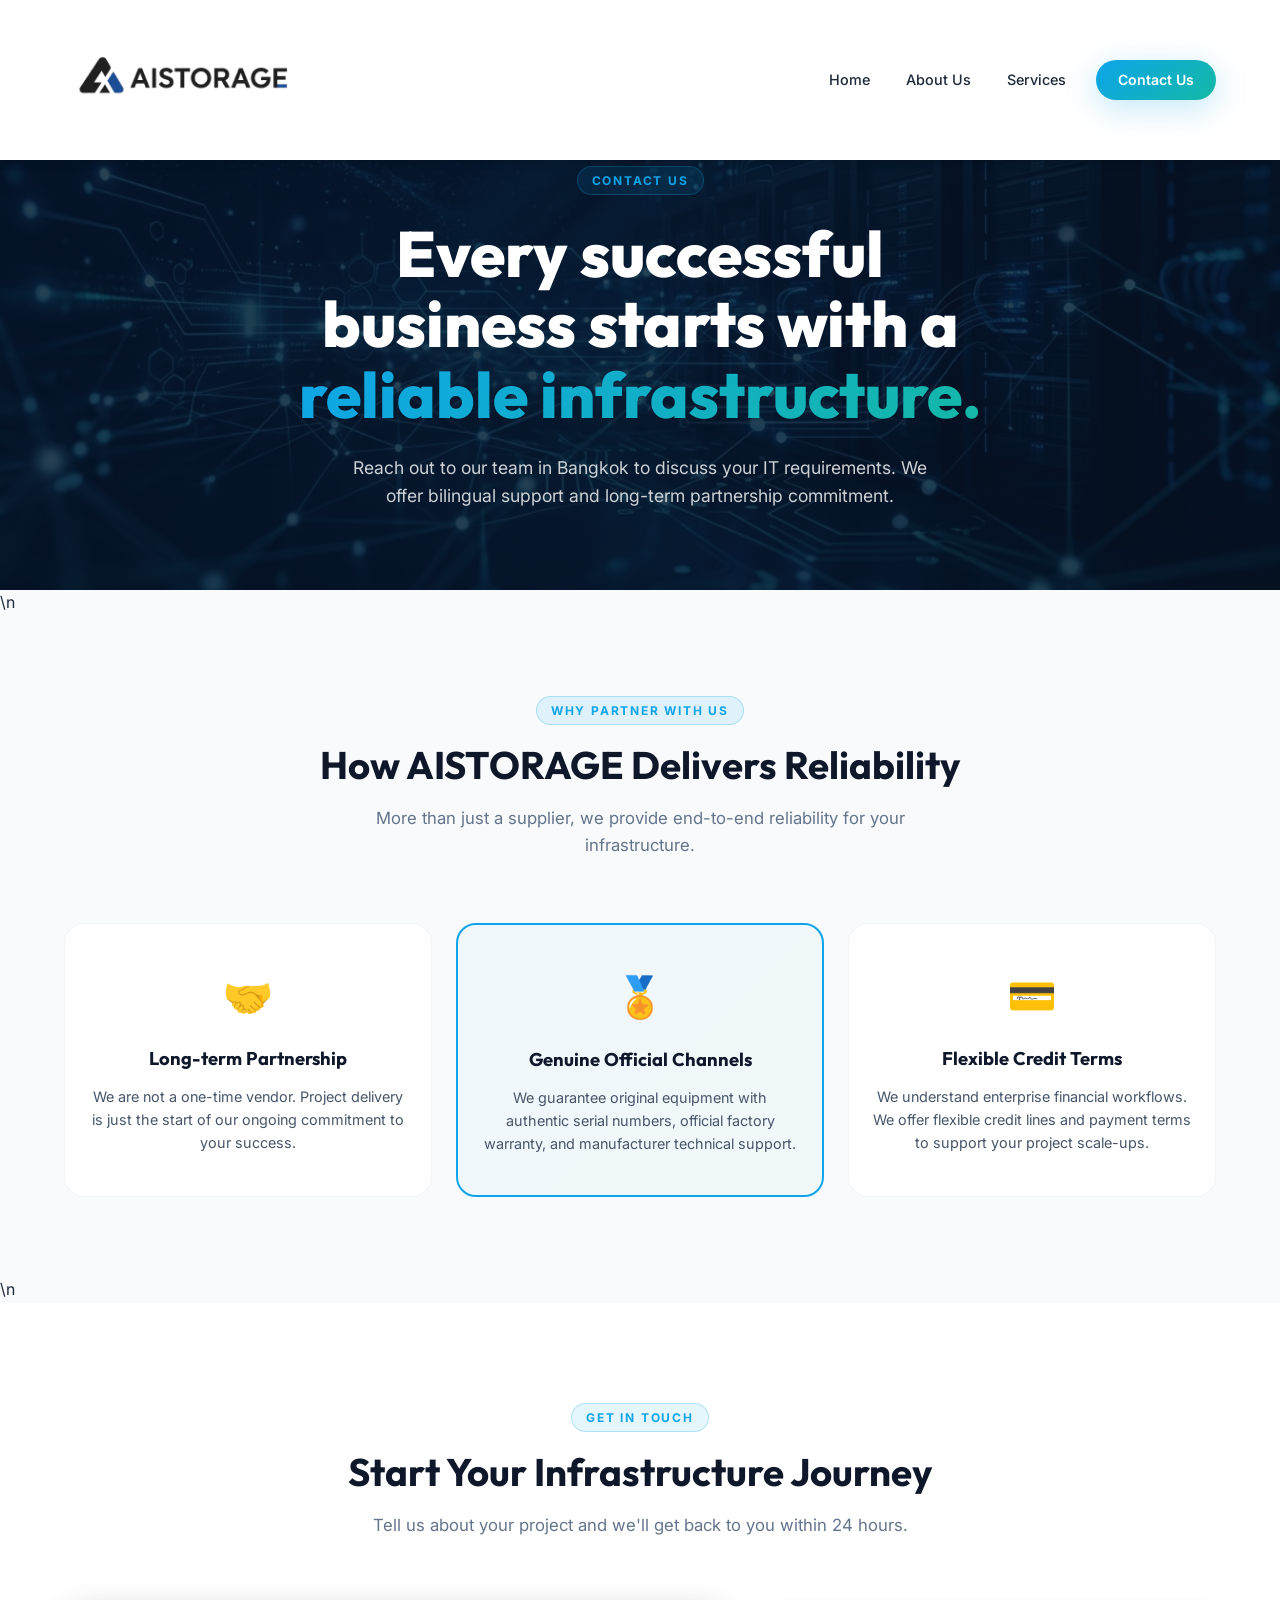
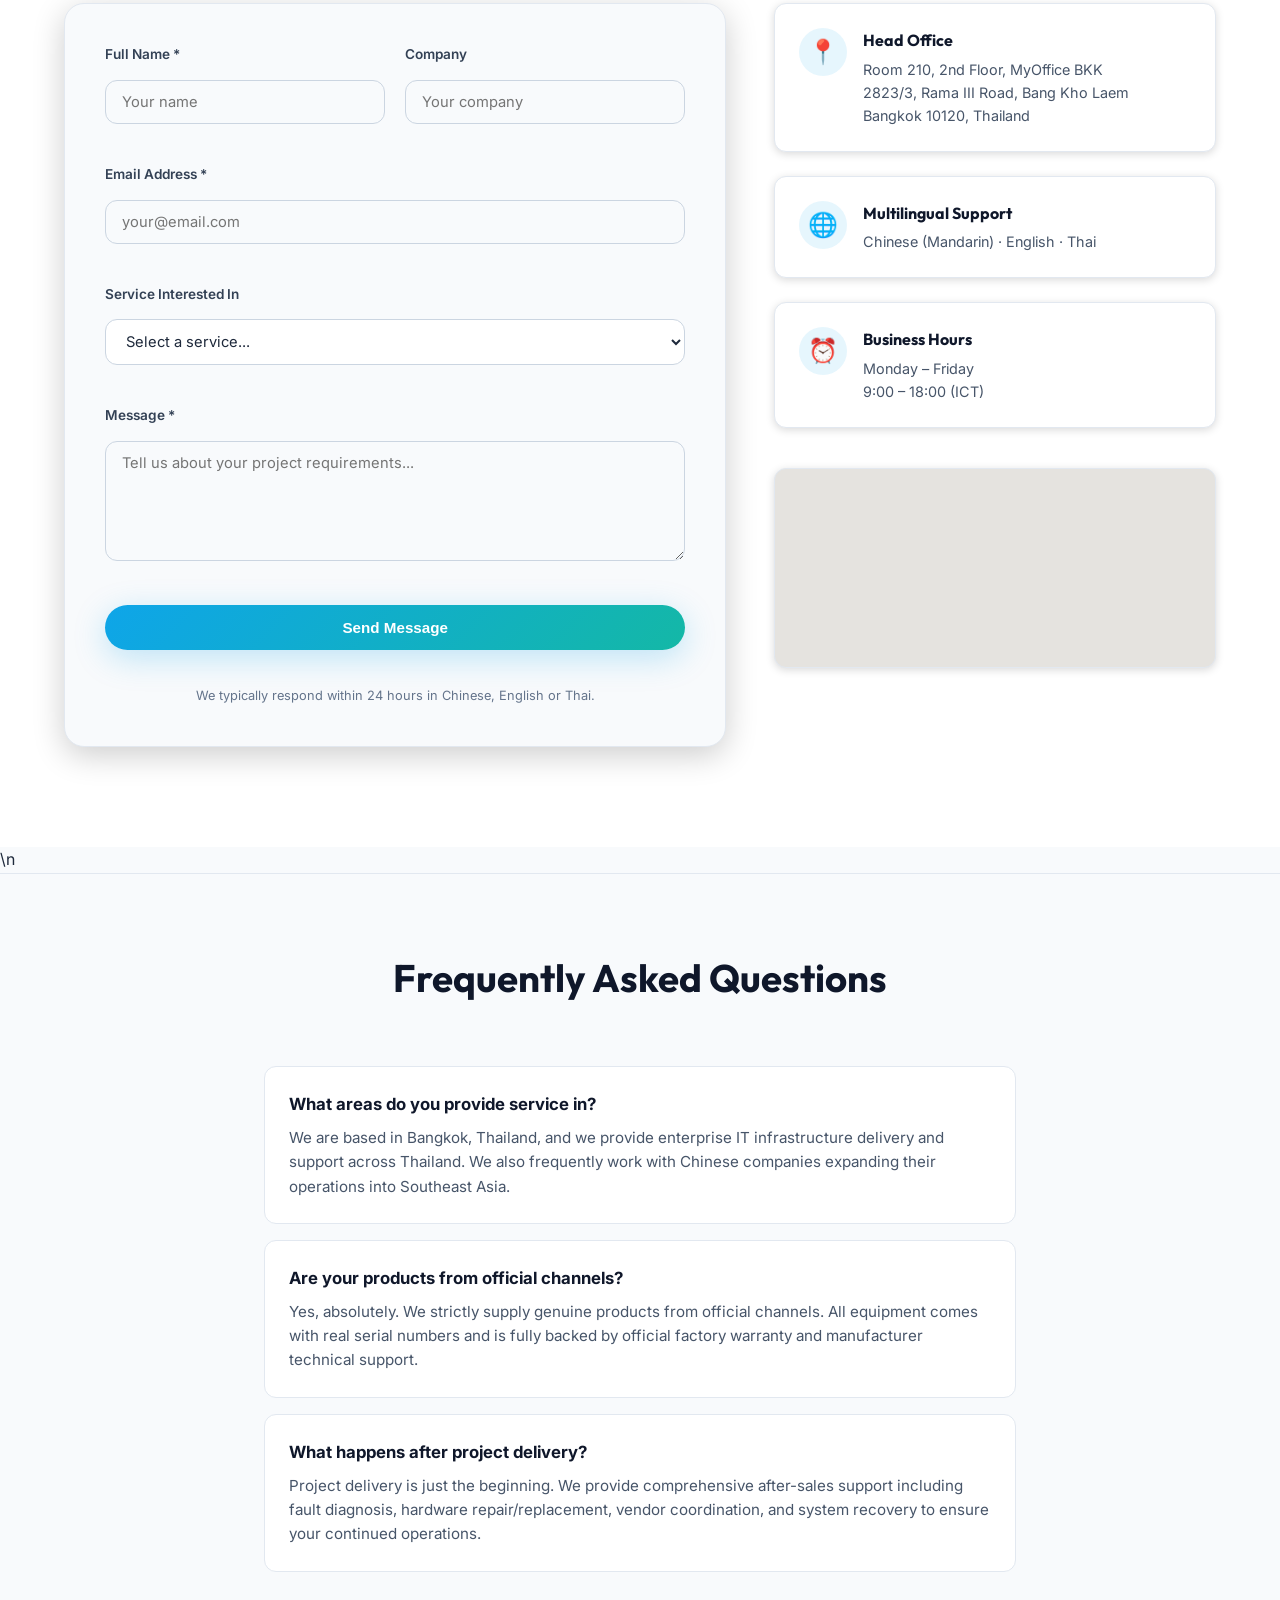
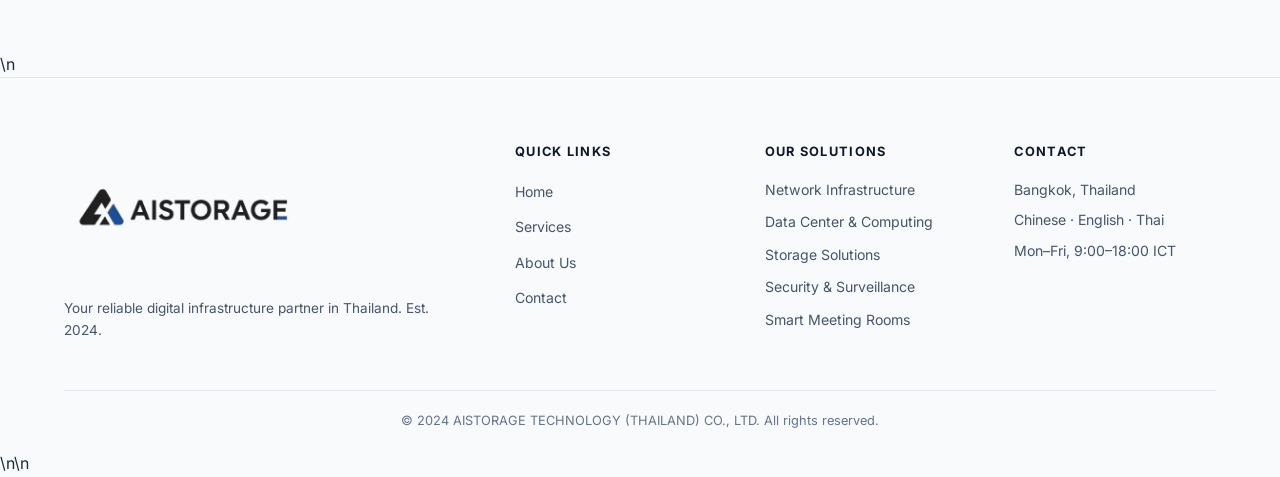
<file: contact.html>
<!DOCTYPE html>
<html lang="en">
<head>
  <meta charset="UTF-8" />
  <meta name="viewport" content="width=device-width, initial-scale=1.0" />
  <title>Contact & Partner With Us | AISTORAGE TECHNOLOGY</title>
  <meta name="description" content="Get in touch with AISTORAGE TECHNOLOGY. Your reliable digital infrastructure partner in Thailand offering network, computing, and IT solutions. Contact our multilingual team in Bangkok." />
  <meta name="keywords" content="AI Storage Technology, H3C, enterprise IT, network, storage, data center, Thailand, system integrator" />
  <meta property="og:title" content="AISTORAGE TECHNOLOGY (THAILAND) CO., LTD" />
  <meta property="og:description" content="Reliable digital infrastructure solutions for enterprises in Thailand." />
  <meta property="og:type" content="website" />
  <link rel="stylesheet" href="style.css" />
  <link rel="preconnect" href="https://fonts.googleapis.com" />
  <link rel="preconnect" href="https://fonts.gstatic.com" crossorigin />
  <link href="https://fonts.googleapis.com/css2?family=Inter:wght@300;400;500;600;700;800&family=Outfit:wght@300;400;500;600;700&display=swap" rel="stylesheet" />
</head>
<body>
  <script type="application/ld+json">
  {
    "@context": "https://schema.org",
    "@type": "LocalBusiness",
    "name": "AISTORAGE TECHNOLOGY (THAILAND) CO., LTD",
    "image": "images/hero_background.png",
    "address": {
      "@type": "PostalAddress",
      "streetAddress": "Room 210, 2nd Floor, MyOffice BKK, 2823/3, Rama III Road",
      "addressLocality": "Bang Kho Laem",
      "addressRegion": "Bangkok",
      "postalCode": "10120",
      "addressCountry": "TH"
    },
    "description": "System Integrator for enterprise IT infrastructure, networking, and data centers in Thailand.",
    "telephone": "+66-2-000-0000",
    "openingHours": "Mo,Tu,We,Th,Fr 09:00-18:00"
  }
  </script>
\n
  <!-- ===== NAVBAR ===== -->
  <header class="navbar" id="navbar">
    <div class="nav-container">
      <a href="index.html" class="nav-logo" id="logo-link">
        <img src="3ed459bc-c6ed-447b-b13f-21768e33215b-removebg-preview.png" alt="AISTORAGE TECHNOLOGY Logo" style="height: 140px; width: auto; object-fit: contain;">
      </a>
      <nav class="nav-links" id="nav-links">
        <a href="index.html" class="nav-link" id="nav-home">Home</a>
        <a href="index.html#about-intro" class="nav-link" id="nav-about">About Us</a>
        <a href="services.html" class="nav-link" id="nav-services">Services</a>
        <a href="contact.html" class="nav-cta active" id="nav-contact">Contact Us</a>
      </nav>
      <button class="nav-toggle" id="nav-toggle" aria-label="Toggle menu">
        <span></span><span></span><span></span>
      </button>
    </div>
  </header>
\n
  <!-- ===== CONTACT HERO ===== -->
  <section class="page-hero" id="contact-hero" style="background: var(--navy-900); padding-top: 140px; padding-bottom: 80px; position: relative; overflow: hidden; text-align: center;">
    <div style="position: absolute; inset: 0; background: url('images/hero_background.png') center/cover; opacity: 0.2; z-index: 0;"></div>
    <div style="position: relative; z-index: 2; max-width: 800px; margin: 0 auto; padding: 0 24px;">
      <div class="section-tag" style="margin-bottom: 24px;">Contact Us</div>
      <h1 class="hero-title" style="font-size: clamp(2.5rem, 5vw, 4rem); margin-bottom: 24px; color: #fff;">Every successful business starts with a <span class="hero-gradient-text">reliable infrastructure.</span></h1>
      <p style="color: rgba(255,255,255,0.8); font-size: 1.1rem; line-height: 1.6; max-width: 600px; margin: 0 auto;">Reach out to our team in Bangkok to discuss your IT requirements. We offer bilingual support and long-term partnership commitment.</p>
    </div>
  </section>
\n
  <!-- ===== RELIABILITY / PARTNERSHIP ===== -->
  <section style="padding: 80px 0; background: var(--gray-50);">
    <div class="container">
      <div class="section-header">
        <div class="section-tag">Why Partner With Us</div>
        <h2 class="section-title">How AISTORAGE Delivers Reliability</h2>
        <p class="section-desc">More than just a supplier, we provide end-to-end reliability for your infrastructure.</p>
      </div>
      <div class="services-grid">
        <div class="service-card" style="text-align: center; padding: 40px 24px;">
          <div style="font-size: 2.5rem; margin-bottom: 16px;">🤝</div>
          <h3 style="font-family: var(--font-display); font-size: 1.15rem; color: var(--gray-900); margin-bottom: 12px; font-weight: 700;">Long-term Partnership</h3>
          <p style="color: var(--gray-600); font-size: 0.9rem; line-height: 1.6;">We are not a one-time vendor. Project delivery is just the start of our ongoing commitment to your success.</p>
        </div>
        <div class="service-card featured" style="text-align: center; padding: 40px 24px;">
          <div style="font-size: 2.5rem; margin-bottom: 16px;">🏅</div>
          <h3 style="font-family: var(--font-display); font-size: 1.15rem; color: var(--gray-900); margin-bottom: 12px; font-weight: 700;">Genuine Official Channels</h3>
          <p style="color: var(--gray-600); font-size: 0.9rem; line-height: 1.6;">We guarantee original equipment with authentic serial numbers, official factory warranty, and manufacturer technical support.</p>
        </div>
        <div class="service-card" style="text-align: center; padding: 40px 24px;">
          <div style="font-size: 2.5rem; margin-bottom: 16px;">💳</div>
          <h3 style="font-family: var(--font-display); font-size: 1.15rem; color: var(--gray-900); margin-bottom: 12px; font-weight: 700;">Flexible Credit Terms</h3>
          <p style="color: var(--gray-600); font-size: 0.9rem; line-height: 1.6;">We understand enterprise financial workflows. We offer flexible credit lines and payment terms to support your project scale-ups.</p>
        </div>
      </div>
    </div>
  </section>
\n
  <!-- ===== CONTACT FORM & INFO ===== -->
  <section class="contact" id="contact" style="padding: 100px 0; background: var(--white);">
    <div class="container">
      <div class="section-header">
        <div class="section-tag">Get In Touch</div>
        <h2 class="section-title">Start Your Infrastructure Journey</h2>
        <p class="section-desc">Tell us about your project and we'll get back to you within 24 hours.</p>
      </div>
      <div class="contact-grid" id="contact-grid" style="display: grid; grid-template-columns: 3fr 2fr; gap: 48px; align-items: flex-start;">
        
        <div class="contact-form-wrapper" style="background: var(--gray-50); padding: 40px; border-radius: var(--radius-lg); border: 1px solid var(--gray-200);">
          <form class="contact-form" id="contact-form" onsubmit="alert('Thank you for contacting AISTORAGE. We will get back to you soon!'); event.preventDefault();">
            <div style="display: grid; grid-template-columns: 1fr 1fr; gap: 20px; margin-bottom: 20px;">
              <div class="form-group">
                <label for="contact-name" style="display: block; font-size: 0.85rem; font-weight: 600; color: var(--gray-700); margin-bottom: 8px;">Full Name *</label>
                <input type="text" id="contact-name" name="name" placeholder="Your name" required style="width: 100%; padding: 12px 16px; border: 1px solid var(--gray-300); border-radius: var(--radius-md); font-family: inherit; transition: var(--transition-fast); outline: none;" />
              </div>
              <div class="form-group">
                <label for="contact-company" style="display: block; font-size: 0.85rem; font-weight: 600; color: var(--gray-700); margin-bottom: 8px;">Company</label>
                <input type="text" id="contact-company" name="company" placeholder="Your company" style="width: 100%; padding: 12px 16px; border: 1px solid var(--gray-300); border-radius: var(--radius-md); font-family: inherit; outline: none;" />
              </div>
            </div>
            <div class="form-group" style="margin-bottom: 20px;">
              <label for="contact-email" style="display: block; font-size: 0.85rem; font-weight: 600; color: var(--gray-700); margin-bottom: 8px;">Email Address *</label>
              <input type="email" id="contact-email" name="email" placeholder="your@email.com" required style="width: 100%; padding: 12px 16px; border: 1px solid var(--gray-300); border-radius: var(--radius-md); font-family: inherit; outline: none;" />
            </div>
            <div class="form-group" style="margin-bottom: 20px;">
              <label for="contact-service" style="display: block; font-size: 0.85rem; font-weight: 600; color: var(--gray-700); margin-bottom: 8px;">Service Interested In</label>
              <select id="contact-service" name="service" style="width: 100%; padding: 12px 16px; border: 1px solid var(--gray-300); border-radius: var(--radius-md); font-family: inherit; background: var(--white); outline: none;">
                <option value="">Select a service...</option>
                <option value="network">Network Infrastructure</option>
                <option value="datacenter">Data Center &amp; Computing</option>
                <option value="storage">Storage Solutions</option>
                <option value="security">Security &amp; Surveillance</option>
                <option value="meeting">Smart Meeting Rooms</option>
                <option value="other">Other / Multiple Services</option>
              </select>
            </div>
            <div class="form-group" style="margin-bottom: 24px;">
              <label for="contact-message" style="display: block; font-size: 0.85rem; font-weight: 600; color: var(--gray-700); margin-bottom: 8px;">Message *</label>
              <textarea id="contact-message" name="message" rows="5" placeholder="Tell us about your project requirements..." required style="width: 100%; padding: 12px 16px; border: 1px solid var(--gray-300); border-radius: var(--radius-md); font-family: inherit; outline: none; resize: vertical;"></textarea>
            </div>
            <button type="submit" class="btn-primary btn-full" style="width: 100%; justify-content: center;">Send Message</button>
            <p style="text-align: center; font-size: 0.8rem; color: var(--gray-500); margin-top: 16px;">We typically respond within 24 hours in Chinese, English or Thai.</p>
          </form>
        </div>

        <div class="contact-info-list" style="display: flex; flex-direction: column; gap: 24px;">
          <div style="background: var(--white); border: 1px solid var(--gray-200); padding: 24px; border-radius: var(--radius-md); display: flex; gap: 16px; align-items: flex-start; box-shadow: var(--shadow-sm);">
            <div style="font-size: 1.5rem; background: rgba(14,165,233,0.1); width: 48px; height: 48px; border-radius: 50%; display: flex; align-items: center; justify-content: center; color: var(--blue-500); flex-shrink: 0;">📍</div>
            <div>
              <h4 style="font-family: var(--font-display); color: var(--gray-900); font-weight: 700; margin-bottom: 4px;">Head Office</h4>
              <p style="color: var(--gray-600); font-size: 0.9rem; line-height: 1.6;">Room 210, 2nd Floor, MyOffice BKK<br>2823/3, Rama III Road, Bang Kho Laem<br>Bangkok 10120, Thailand</p>
            </div>
          </div>
          <div style="background: var(--white); border: 1px solid var(--gray-200); padding: 24px; border-radius: var(--radius-md); display: flex; gap: 16px; align-items: flex-start; box-shadow: var(--shadow-sm);">
            <div style="font-size: 1.5rem; background: rgba(14,165,233,0.1); width: 48px; height: 48px; border-radius: 50%; display: flex; align-items: center; justify-content: center; color: var(--blue-500); flex-shrink: 0;">🌐</div>
            <div>
              <h4 style="font-family: var(--font-display); color: var(--gray-900); font-weight: 700; margin-bottom: 4px;">Multilingual Support</h4>
              <p style="color: var(--gray-600); font-size: 0.9rem; line-height: 1.6;">Chinese (Mandarin) · English · Thai</p>
            </div>
          </div>
          <div style="background: var(--white); border: 1px solid var(--gray-200); padding: 24px; border-radius: var(--radius-md); display: flex; gap: 16px; align-items: flex-start; box-shadow: var(--shadow-sm);">
            <div style="font-size: 1.5rem; background: rgba(14,165,233,0.1); width: 48px; height: 48px; border-radius: 50%; display: flex; align-items: center; justify-content: center; color: var(--blue-500); flex-shrink: 0;">⏰</div>
            <div>
              <h4 style="font-family: var(--font-display); color: var(--gray-900); font-weight: 700; margin-bottom: 4px;">Business Hours</h4>
              <p style="color: var(--gray-600); font-size: 0.9rem; line-height: 1.6;">Monday – Friday<br>9:00 – 18:00 (ICT)</p>
            </div>
          </div>
          
          <!-- Maps Embed Placeholder (Visual) -->
          <div style="margin-top: 16px; border-radius: var(--radius-md); overflow: hidden; border: 1px solid var(--gray-200); box-shadow: var(--shadow-sm); position: relative; height: 200px; background: #e5e3df;">
            <iframe 
              src="https://www.google.com/maps/embed?pb=!1m18!1m12!1m3!1d15505.516089307842!2d100.49308101683416!3d13.695393439498263!2m3!1f0!2f0!3f0!3m2!1i1024!2i768!4f13.1!3m3!1m2!1s0x30e298835845511b%3A0x60edb26058097b69!2sRama%20III%20Rd%2C%20Bangkok%2C%20Thailand!5e0!3m2!1sen!2sth!4v1700000000000!5m2!1sen!2sth" 
              width="100%" height="100%" style="border:0;" allowfullscreen="" loading="lazy" referrerpolicy="no-referrer-when-downgrade">
            </iframe>
          </div>
        </div>

      </div>
    </div>
  </section>
\n
  <!-- ===== FAQ SECTION ===== -->
  <section style="padding: 80px 0; background: var(--gray-50); border-top: 1px solid var(--gray-200);">
    <div class="container" style="max-width: 800px;">
      <div class="section-header">
        <h2 class="section-title">Frequently Asked Questions</h2>
      </div>
      <div style="display: flex; flex-direction: column; gap: 16px;">
        <div style="background: var(--white); padding: 24px; border-radius: var(--radius-md); border: 1px solid var(--gray-200);">
          <h4 style="font-weight: 700; font-size: 1.05rem; margin-bottom: 8px; color: var(--gray-900);">What areas do you provide service in?</h4>
          <p style="color: var(--gray-600); font-size: 0.95rem; line-height: 1.6;">We are based in Bangkok, Thailand, and we provide enterprise IT infrastructure delivery and support across Thailand. We also frequently work with Chinese companies expanding their operations into Southeast Asia.</p>
        </div>
        <div style="background: var(--white); padding: 24px; border-radius: var(--radius-md); border: 1px solid var(--gray-200);">
          <h4 style="font-weight: 700; font-size: 1.05rem; margin-bottom: 8px; color: var(--gray-900);">Are your products from official channels?</h4>
          <p style="color: var(--gray-600); font-size: 0.95rem; line-height: 1.6;">Yes, absolutely. We strictly supply genuine products from official channels. All equipment comes with real serial numbers and is fully backed by official factory warranty and manufacturer technical support.</p>
        </div>
        <div style="background: var(--white); padding: 24px; border-radius: var(--radius-md); border: 1px solid var(--gray-200);">
          <h4 style="font-weight: 700; font-size: 1.05rem; margin-bottom: 8px; color: var(--gray-900);">What happens after project delivery?</h4>
          <p style="color: var(--gray-600); font-size: 0.95rem; line-height: 1.6;">Project delivery is just the beginning. We provide comprehensive after-sales support including fault diagnosis, hardware repair/replacement, vendor coordination, and system recovery to ensure your continued operations.</p>
        </div>
      </div>
    </div>
  </section>
\n<!-- ===== FOOTER ===== -->
  <footer class="footer" id="footer">
    <div class="container">
      <div class="footer-grid">
        <div class="footer-brand" id="footer-brand">
          <div class="nav-logo">
            <img src="3ed459bc-c6ed-447b-b13f-21768e33215b-removebg-preview.png" alt="AISTORAGE TECHNOLOGY Logo" style="height: 140px; width: auto; object-fit: contain;">
          </div>
          <p class="footer-tagline">Your reliable digital infrastructure partner in Thailand. Est. 2024.</p>
        </div>
        <div class="footer-links" id="footer-links">
          <h4>Quick Links</h4>
          <ul>
            <li><a href="index.html" id="footer-home">Home</a></li>
            <li><a href="services.html" id="footer-services">Services</a></li>
            <li><a href="index.html#about-intro" id="footer-about">About Us</a></li>
            <li><a href="contact.html" id="footer-contact">Contact</a></li>
          </ul>
        </div>
        <div class="footer-services" id="footer-services-list">
          <h4>Our Solutions</h4>
          <ul>
            <li>Network Infrastructure</li>
            <li>Data Center &amp; Computing</li>
            <li>Storage Solutions</li>
            <li>Security &amp; Surveillance</li>
            <li>Smart Meeting Rooms</li>
          </ul>
        </div>
        <div class="footer-contact" id="footer-contact-info">
          <h4>Contact</h4>
          <p>Bangkok, Thailand</p>
          <p>Chinese · English · Thai</p>
          <p>Mon–Fri, 9:00–18:00 ICT</p>
        </div>
      </div>
      <div class="footer-bottom" id="footer-bottom">
        <p>&copy; 2024 AISTORAGE TECHNOLOGY (THAILAND) CO., LTD. All rights reserved.</p>
      </div>
    </div>
  </footer>

  \n\n<script src="main.js"></script>
</body>
</html>
</file>
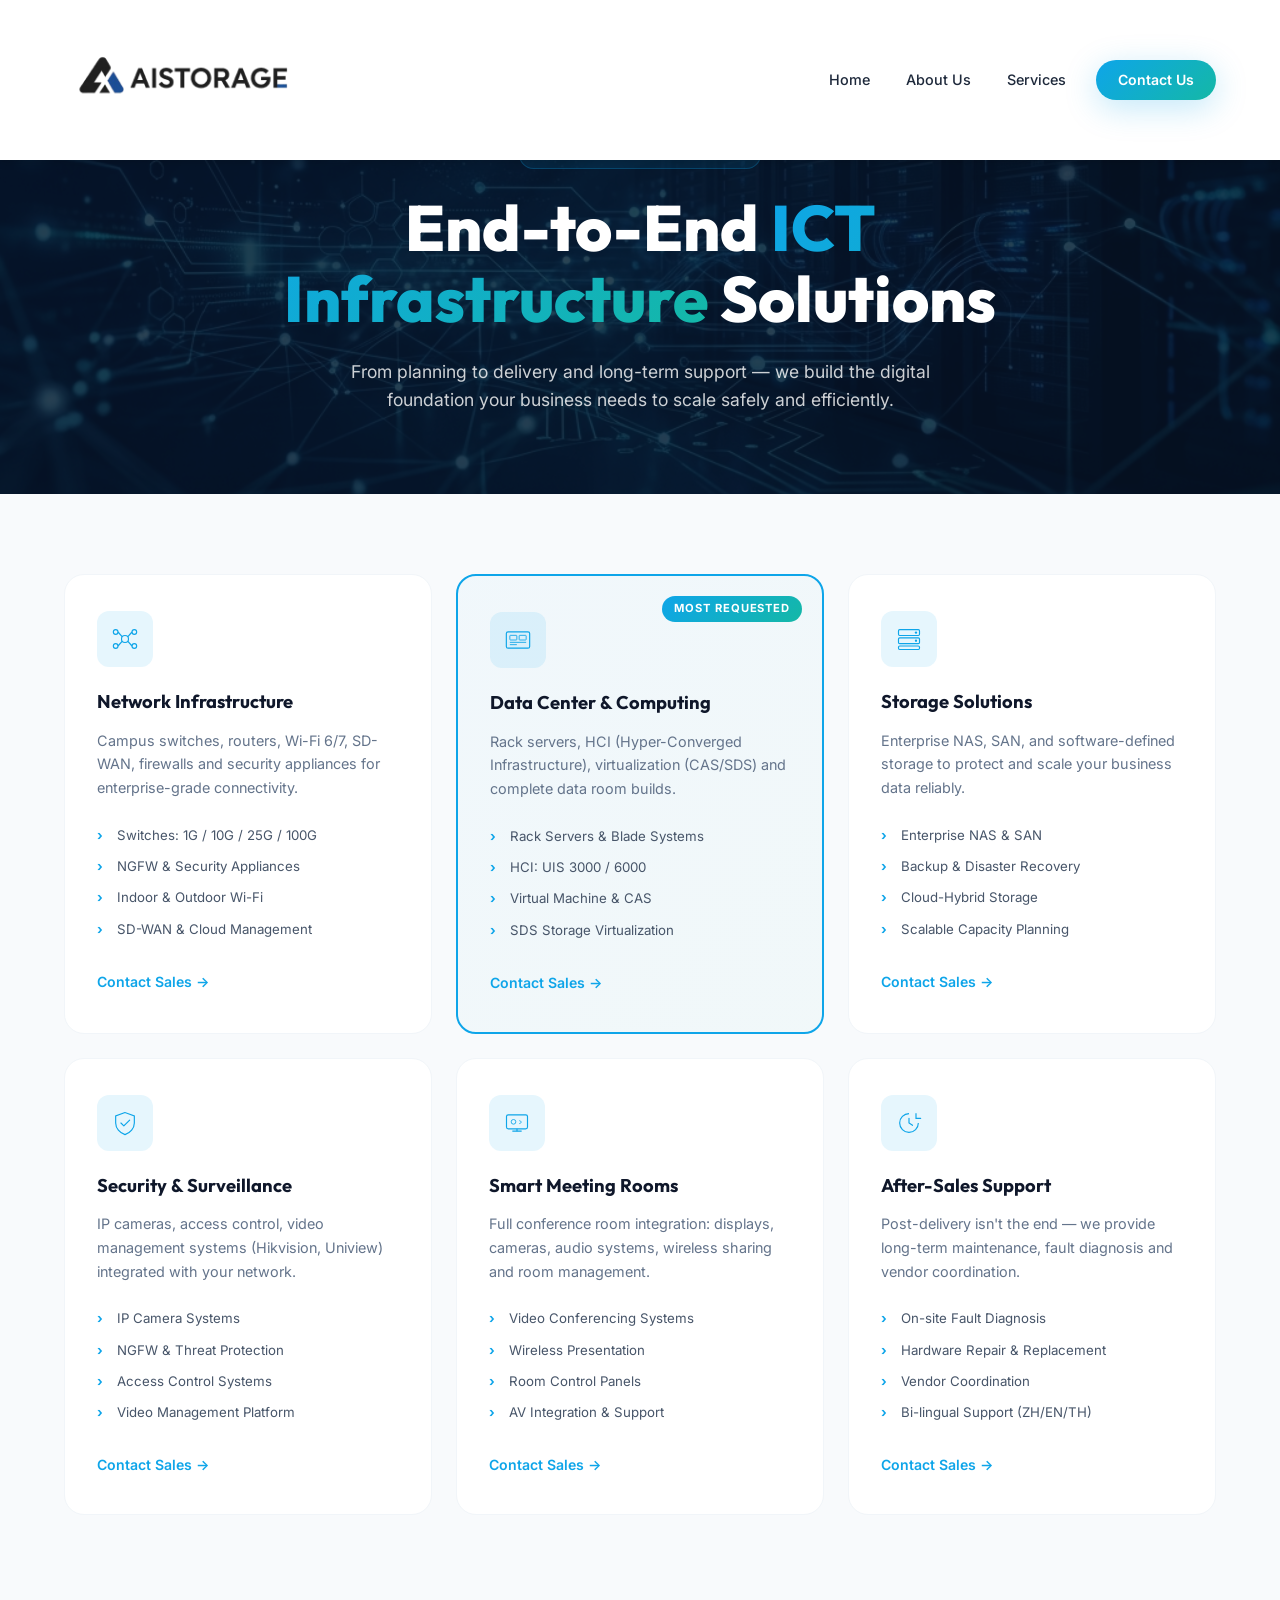
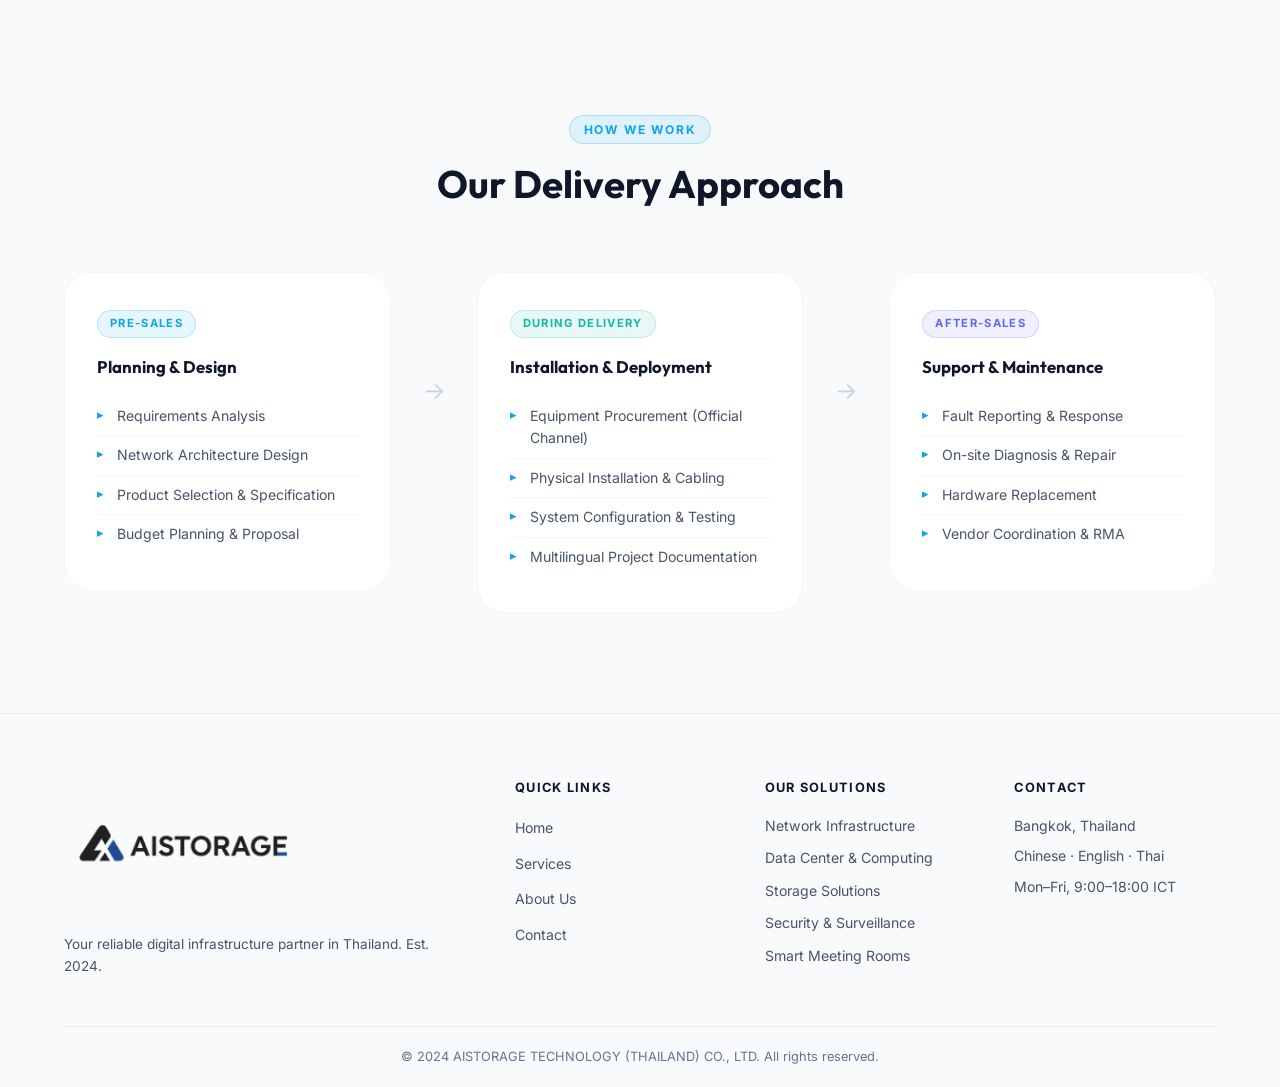
<file: services.html>
<!DOCTYPE html>
<html lang="en">

<head>
  <meta charset="UTF-8" />
  <meta name="viewport" content="width=device-width, initial-scale=1.0" />
  <title>Services & Solutions | AISTORAGE TECHNOLOGY</title>
  <meta name="description"
    content="End-to-End ICT Infrastructure Solutions. Network, Computing, Storage, and Smart Meeting solutions for enterprise businesses." />
  <meta name="keywords"
    content="AI Storage Technology, H3C, enterprise IT, network, storage, data center, Thailand, system integrator, ICT solutions" />
  <meta property="og:title" content="Services & Solutions | AISTORAGE TECHNOLOGY" />
  <meta property="og:description" content="Reliable digital infrastructure solutions for enterprises in Thailand." />
  <meta property="og:type" content="website" />
  <link rel="stylesheet" href="style.css" />
  <link rel="preconnect" href="https://fonts.googleapis.com" />
  <link rel="preconnect" href="https://fonts.gstatic.com" crossorigin />
  <link
    href="https://fonts.googleapis.com/css2?family=Inter:wght@300;400;500;600;700;800&family=Outfit:wght@300;400;500;600;700&display=swap"
    rel="stylesheet" />
</head>

<body>
  <!-- ===== NAVBAR ===== -->
  <header class="navbar" id="navbar">
    <div class="nav-container">
      <a href="index.html" class="nav-logo" id="logo-link">
        <img src="3ed459bc-c6ed-447b-b13f-21768e33215b-removebg-preview.png" alt="AISTORAGE TECHNOLOGY Logo" style="height: 140px; width: auto; object-fit: contain;">
      </a>
      <nav class="nav-links" id="nav-links">
        <a href="index.html" class="nav-link" id="nav-home">Home</a>
        <a href="index.html#about-intro" class="nav-link" id="nav-about">About Us</a>
        <a href="services.html" class="nav-link active" id="nav-services">Services</a>
        <a href="contact.html" class="nav-cta" id="nav-contact">Contact Us</a>
      </nav>
      <button class="nav-toggle" id="nav-toggle" aria-label="Toggle menu">
        <span></span><span></span><span></span>
      </button>
    </div>
  </header>

  <!-- ===== PAGE HERO ===== -->
  <section class="page-hero" id="services-hero"
    style="background: var(--navy-900); padding-top: 140px; padding-bottom: 80px; position: relative; overflow: hidden; text-align: center;">
    <div
      style="position: absolute; inset: 0; background: url('images/hero_background.png') center/cover; opacity: 0.2; z-index: 0;">
    </div>
    <div style="position: relative; z-index: 2; max-width: 800px; margin: 0 auto; padding: 0 24px;">
      <div class="section-tag" style="margin-bottom: 24px;">Our Services & Products</div>
      <h1 class="hero-title" style="font-size: clamp(2.5rem, 5vw, 4rem); margin-bottom: 24px; color: #fff;">End-to-End
        <span class="hero-gradient-text">ICT Infrastructure</span> Solutions</h1>
      <p style="color: rgba(255,255,255,0.8); font-size: 1.1rem; line-height: 1.6; max-width: 600px; margin: 0 auto;">
        From planning to delivery and long-term support — we build the digital foundation your business needs to scale
        safely and efficiently.</p>
    </div>
  </section>

  <!-- ===== SERVICES ===== -->
  <section class="services" id="services" style="padding-top: 80px;">
    <div class="container">
      <div class="services-grid" id="services-grid">
        <div class="service-card" id="service-network">
          <div class="service-icon">
            <svg viewBox="0 0 48 48" fill="none" xmlns="http://www.w3.org/2000/svg">
              <circle cx="24" cy="24" r="6" stroke="currentColor" stroke-width="2" />
              <circle cx="8" cy="12" r="4" stroke="currentColor" stroke-width="2" />
              <circle cx="40" cy="12" r="4" stroke="currentColor" stroke-width="2" />
              <circle cx="8" cy="36" r="4" stroke="currentColor" stroke-width="2" />
              <circle cx="40" cy="36" r="4" stroke="currentColor" stroke-width="2" />
              <line x1="12" y1="12" x2="19" y2="20" stroke="currentColor" stroke-width="2" />
              <line x1="36" y1="12" x2="29" y2="20" stroke="currentColor" stroke-width="2" />
              <line x1="12" y1="36" x2="19" y2="28" stroke="currentColor" stroke-width="2" />
              <line x1="36" y1="36" x2="29" y2="28" stroke="currentColor" stroke-width="2" />
            </svg>
          </div>
          <h3 class="service-title">Network Infrastructure</h3>
          <p class="service-desc">Campus switches, routers, Wi-Fi 6/7, SD-WAN, firewalls and security appliances for
            enterprise-grade connectivity.</p>
          <ul class="service-features">
            <li>Switches: 1G / 10G / 25G / 100G</li>
            <li>NGFW &amp; Security Appliances</li>
            <li>Indoor &amp; Outdoor Wi-Fi</li>
            <li>SD-WAN &amp; Cloud Management</li>
          </ul>
          <a href="contact.html" class="service-link" id="service-network-link">Contact Sales →</a>
        </div>

        <div class="service-card featured" id="service-compute">
          <div class="service-badge-card">Most Requested</div>
          <div class="service-icon">
            <svg viewBox="0 0 48 48" fill="none" xmlns="http://www.w3.org/2000/svg">
              <rect x="4" y="10" width="40" height="28" rx="3" stroke="currentColor" stroke-width="2" />
              <rect x="10" y="16" width="12" height="8" rx="1" stroke="currentColor" stroke-width="1.5" />
              <rect x="26" y="16" width="12" height="8" rx="1" stroke="currentColor" stroke-width="1.5" />
              <line x1="10" y1="28" x2="38" y2="28" stroke="currentColor" stroke-width="1.5" />
              <line x1="10" y1="32" x2="22" y2="32" stroke="currentColor" stroke-width="1.5" />
            </svg>
          </div>
          <h3 class="service-title">Data Center &amp; Computing</h3>
          <p class="service-desc">Rack servers, HCI (Hyper-Converged Infrastructure), virtualization (CAS/SDS) and
            complete data room builds.</p>
          <ul class="service-features">
            <li>Rack Servers &amp; Blade Systems</li>
            <li>HCI: UIS 3000 / 6000</li>
            <li>Virtual Machine &amp; CAS</li>
            <li>SDS Storage Virtualization</li>
          </ul>
          <a href="contact.html" class="service-link" id="service-compute-link">Contact Sales →</a>
        </div>

        <div class="service-card" id="service-storage">
          <div class="service-icon">
            <svg viewBox="0 0 48 48" fill="none" xmlns="http://www.w3.org/2000/svg">
              <rect x="6" y="8" width="36" height="10" rx="2" stroke="currentColor" stroke-width="2" />
              <rect x="6" y="22" width="36" height="10" rx="2" stroke="currentColor" stroke-width="2" />
              <rect x="6" y="36" width="36" height="6" rx="2" stroke="currentColor" stroke-width="2" />
              <circle cx="36" cy="13" r="2" fill="currentColor" />
              <circle cx="36" cy="27" r="2" fill="currentColor" />
            </svg>
          </div>
          <h3 class="service-title">Storage Solutions</h3>
          <p class="service-desc">Enterprise NAS, SAN, and software-defined storage to protect and scale your business
            data reliably.</p>
          <ul class="service-features">
            <li>Enterprise NAS &amp; SAN</li>
            <li>Backup &amp; Disaster Recovery</li>
            <li>Cloud-Hybrid Storage</li>
            <li>Scalable Capacity Planning</li>
          </ul>
          <a href="contact.html" class="service-link" id="service-storage-link">Contact Sales →</a>
        </div>

        <div class="service-card" id="service-security">
          <div class="service-icon">
            <svg viewBox="0 0 48 48" fill="none" xmlns="http://www.w3.org/2000/svg">
              <path d="M24 6L8 12V24C8 33 15 41 24 44C33 41 40 33 40 24V12L24 6Z" stroke="currentColor"
                stroke-width="2" />
              <path d="M17 24L22 29L32 19" stroke="currentColor" stroke-width="2" stroke-linecap="round"
                stroke-linejoin="round" />
            </svg>
          </div>
          <h3 class="service-title">Security &amp; Surveillance</h3>
          <p class="service-desc">IP cameras, access control, video management systems (Hikvision, Uniview) integrated
            with your network.</p>
          <ul class="service-features">
            <li>IP Camera Systems</li>
            <li>NGFW &amp; Threat Protection</li>
            <li>Access Control Systems</li>
            <li>Video Management Platform</li>
          </ul>
          <a href="contact.html" class="service-link" id="service-security-link">Contact Sales →</a>
        </div>

        <div class="service-card" id="service-meeting">
          <div class="service-icon">
            <svg viewBox="0 0 48 48" fill="none" xmlns="http://www.w3.org/2000/svg">
              <rect x="6" y="10" width="36" height="24" rx="3" stroke="currentColor" stroke-width="2" />
              <line x1="16" y1="38" x2="32" y2="38" stroke="currentColor" stroke-width="2" />
              <line x1="24" y1="34" x2="24" y2="38" stroke="currentColor" stroke-width="2" />
              <circle cx="18" cy="22" r="4" stroke="currentColor" stroke-width="1.5" />
              <path d="M28 20C29.5 20 31 21 31 22.5C31 24 29.5 25 28 25" stroke="currentColor" stroke-width="1.5" />
            </svg>
          </div>
          <h3 class="service-title">Smart Meeting Rooms</h3>
          <p class="service-desc">Full conference room integration: displays, cameras, audio systems, wireless sharing
            and room management.</p>
          <ul class="service-features">
            <li>Video Conferencing Systems</li>
            <li>Wireless Presentation</li>
            <li>Room Control Panels</li>
            <li>AV Integration &amp; Support</li>
          </ul>
          <a href="contact.html" class="service-link" id="service-meeting-link">Contact Sales →</a>
        </div>

        <div class="service-card" id="service-support">
          <div class="service-icon">
            <svg viewBox="0 0 48 48" fill="none" xmlns="http://www.w3.org/2000/svg">
              <path d="M24 8C15.16 8 8 15.16 8 24C8 32.84 15.16 40 24 40C32.84 40 40 32.84 40 24" stroke="currentColor"
                stroke-width="2" />
              <path d="M36 8V16H44" stroke="currentColor" stroke-width="2" stroke-linecap="round" />
              <path d="M24 16V24L30 28" stroke="currentColor" stroke-width="2" stroke-linecap="round" />
            </svg>
          </div>
          <h3 class="service-title">After-Sales Support</h3>
          <p class="service-desc">Post-delivery isn't the end — we provide long-term maintenance, fault diagnosis and
            vendor coordination.</p>
          <ul class="service-features">
            <li>On-site Fault Diagnosis</li>
            <li>Hardware Repair &amp; Replacement</li>
            <li>Vendor Coordination</li>
            <li>Bi-lingual Support (ZH/EN/TH)</li>
          </ul>
          <a href="contact.html" class="service-link" id="service-support-link">Contact Sales →</a>
        </div>
      </div>
    </div>
  </section>

  <!-- ===== DELIVERY PROCESS ===== -->
  <section class="delivery-process" id="delivery-process">
    <div class="container">
      <div class="section-header">
        <div class="section-tag">How We Work</div>
        <h2 class="section-title">Our Delivery Approach</h2>
      </div>
      <div class="delivery-cols" id="delivery-cols">
        <div class="delivery-col" id="del-presales">
          <div class="delivery-phase-tag presales">Pre-Sales</div>
          <h3>Planning &amp; Design</h3>
          <ul class="delivery-list">
            <li>Requirements Analysis</li>
            <li>Network Architecture Design</li>
            <li>Product Selection &amp; Specification</li>
            <li>Budget Planning &amp; Proposal</li>
          </ul>
        </div>
        <div class="delivery-arrow">→</div>
        <div class="delivery-col" id="del-delivery">
          <div class="delivery-phase-tag delivery">During Delivery</div>
          <h3>Installation &amp; Deployment</h3>
          <ul class="delivery-list">
            <li>Equipment Procurement (Official Channel)</li>
            <li>Physical Installation &amp; Cabling</li>
            <li>System Configuration &amp; Testing</li>
            <li>Multilingual Project Documentation</li>
          </ul>
        </div>
        <div class="delivery-arrow">→</div>
        <div class="delivery-col" id="del-aftersales">
          <div class="delivery-phase-tag aftersales">After-Sales</div>
          <h3>Support &amp; Maintenance</h3>
          <ul class="delivery-list">
            <li>Fault Reporting &amp; Response</li>
            <li>On-site Diagnosis &amp; Repair</li>
            <li>Hardware Replacement</li>
            <li>Vendor Coordination &amp; RMA</li>
          </ul>
        </div>
      </div>
    </div>
  </section>

  <!-- ===== FOOTER ===== -->
  <footer class="footer" id="footer">
    <div class="container">
      <div class="footer-grid">
        <div class="footer-brand" id="footer-brand">
          <div class="nav-logo">
            <img src="3ed459bc-c6ed-447b-b13f-21768e33215b-removebg-preview.png" alt="AISTORAGE TECHNOLOGY Logo" style="height: 140px; width: auto; object-fit: contain;">
          </div>
          <p class="footer-tagline">Your reliable digital infrastructure partner in Thailand. Est. 2024.</p>
        </div>
        <div class="footer-links" id="footer-links">
          <h4>Quick Links</h4>
          <ul>
            <li><a href="index.html" id="footer-home">Home</a></li>
            <li><a href="services.html" id="footer-services">Services</a></li>
            <li><a href="index.html#about-intro" id="footer-about">About Us</a></li>
            <li><a href="contact.html" id="footer-contact">Contact</a></li>
          </ul>
        </div>
        <div class="footer-services" id="footer-services-list">
          <h4>Our Solutions</h4>
          <ul>
            <li>Network Infrastructure</li>
            <li>Data Center &amp; Computing</li>
            <li>Storage Solutions</li>
            <li>Security &amp; Surveillance</li>
            <li>Smart Meeting Rooms</li>
          </ul>
        </div>
        <div class="footer-contact" id="footer-contact-info">
          <h4>Contact</h4>
          <p>Bangkok, Thailand</p>
          <p>Chinese · English · Thai</p>
          <p>Mon–Fri, 9:00–18:00 ICT</p>
        </div>
      </div>
      <div class="footer-bottom" id="footer-bottom">
        <p>&copy; 2024 AISTORAGE TECHNOLOGY (THAILAND) CO., LTD. All rights reserved.</p>
      </div>
    </div>
  </footer>
  <script src="main.js"></script>
</body>

</html>
</file>
<file: style.css>
/* ============================================================
   AISTORAGE TECHNOLOGY — style.css
   Design: Dark navy corporate tech with sky-blue accents
   ============================================================ */

/* ===== CSS VARIABLES ===== */
:root {
  --navy-950: #040D1A;
  --navy-900: #071528;
  --navy-800: #0B2044;
  --navy-700: #0D2D5E;
  --navy-600: #0D4F8C;
  --blue-500: #0EA5E9;
  --blue-400: #38BDF8;
  --blue-300: #7DD3FC;
  --teal-500: #14B8A6;
  --teal-400: #2DD4BF;
  --white: #FFFFFF;
  --gray-50: #F8FAFC;
  --gray-100: #F1F5F9;
  --gray-200: #E2E8F0;
  --gray-300: #CBD5E1;
  --gray-400: #94A3B8;
  --gray-500: #64748B;
  --gray-600: #475569;
  --gray-700: #334155;
  --gray-800: #1E293B;
  --gray-900: #0F172A;

  --gradient-primary: linear-gradient(135deg, #0EA5E9 0%, #14B8A6 100%);
  --gradient-dark: linear-gradient(135deg, #040D1A 0%, #0B2044 100%);
  --gradient-hero: linear-gradient(135deg, rgba(4,13,26,0.92) 0%, rgba(11,32,68,0.85) 100%);

  --shadow-sm: 0 2px 8px rgba(0,0,0,0.15);
  --shadow-md: 0 8px 32px rgba(0,0,0,0.2);
  --shadow-lg: 0 24px 64px rgba(0,0,0,0.3);
  --shadow-blue: 0 8px 32px rgba(14,165,233,0.25);
  --shadow-blue-lg: 0 16px 48px rgba(14,165,233,0.35);

  --radius-sm: 6px;
  --radius-md: 12px;
  --radius-lg: 20px;
  --radius-xl: 28px;
  --radius-full: 9999px;

  --transition: all 0.3s cubic-bezier(0.4, 0, 0.2, 1);
  --transition-fast: all 0.15s ease;

  --font-sans: 'Inter', 'Outfit', -apple-system, sans-serif;
  --font-display: 'Outfit', 'Inter', sans-serif;
}

/* ===== RESET & BASE ===== */
*, *::before, *::after { box-sizing: border-box; margin: 0; padding: 0; }

html {
  scroll-behavior: smooth;
  font-size: 16px;
}

body {
  font-family: var(--font-sans);
  background: var(--gray-50);
  color: var(--gray-800);
  line-height: 1.6;
  overflow-x: hidden;
}

a { color: inherit; text-decoration: none; }
img { max-width: 100%; display: block; }
ul { list-style: none; }

/* ===== CONTAINER ===== */
.container {
  max-width: 1200px;
  margin: 0 auto;
  padding: 0 24px;
}

/* ===== TYPOGRAPHY UTILITIES ===== */
.section-tag {
  display: inline-block;
  font-size: 0.75rem;
  font-weight: 700;
  letter-spacing: 0.15em;
  text-transform: uppercase;
  color: var(--blue-500);
  background: rgba(14,165,233,0.1);
  border: 1px solid rgba(14,165,233,0.25);
  padding: 4px 14px;
  border-radius: var(--radius-full);
  margin-bottom: 16px;
}

.section-header {
  text-align: center;
  margin-bottom: 64px;
}

.section-title {
  font-family: var(--font-display);
  font-size: clamp(1.75rem, 3vw, 2.5rem);
  font-weight: 700;
  color: var(--gray-900);
  line-height: 1.25;
  margin-bottom: 16px;
}

.section-desc {
  font-size: 1.05rem;
  color: var(--gray-500);
  max-width: 560px;
  margin: 0 auto;
}

.section-header.light .section-title { color: var(--white); }
.section-header.light .section-desc { color: rgba(255,255,255,0.7); }
.section-header.light .section-tag {
  color: var(--blue-300);
  background: rgba(14,165,233,0.15);
  border-color: rgba(56,189,248,0.3);
}

/* ===== BUTTONS ===== */
.btn-primary {
  display: inline-flex;
  align-items: center;
  gap: 8px;
  background: var(--gradient-primary);
  color: var(--white);
  font-weight: 600;
  font-size: 0.95rem;
  padding: 14px 32px;
  border-radius: var(--radius-full);
  border: none;
  cursor: pointer;
  transition: var(--transition);
  box-shadow: var(--shadow-blue);
  text-decoration: none;
}

.btn-primary:hover {
  transform: translateY(-2px);
  box-shadow: var(--shadow-blue-lg);
  filter: brightness(1.1);
}

.btn-secondary {
  display: inline-flex;
  align-items: center;
  gap: 8px;
  background: rgba(255,255,255,0.08);
  color: var(--white);
  font-weight: 600;
  font-size: 0.95rem;
  padding: 14px 32px;
  border-radius: var(--radius-full);
  border: 1px solid rgba(255,255,255,0.2);
  cursor: pointer;
  transition: var(--transition);
  text-decoration: none;
  backdrop-filter: blur(8px);
}

.btn-secondary:hover {
  background: rgba(255,255,255,0.15);
  border-color: rgba(255,255,255,0.4);
  transform: translateY(-2px);
}

.btn-secondary-light {
  display: inline-flex;
  align-items: center;
  gap: 8px;
  background: transparent;
  color: var(--white);
  font-weight: 600;
  font-size: 0.95rem;
  padding: 14px 32px;
  border-radius: var(--radius-full);
  border: 2px solid rgba(255,255,255,0.4);
  cursor: pointer;
  transition: var(--transition);
  text-decoration: none;
}

.btn-secondary-light:hover {
  background: rgba(255,255,255,0.1);
  border-color: var(--white);
}

.btn-full { width: 100%; justify-content: center; }

/* ===== NAVBAR ===== */
.navbar {
  position: fixed;
  top: 0;
  left: 0;
  right: 0;
  z-index: 1000;
  transition: var(--transition);
  padding: 0;
  background: var(--white);
  box-shadow: var(--shadow-sm);
}

.navbar.scrolled {
  background: rgba(255,255,255,0.98);
  backdrop-filter: blur(20px);
  border-bottom: 1px solid var(--gray-200);
  box-shadow: var(--shadow-md);
}

.nav-container {
  max-width: 1200px;
  margin: 0 auto;
  padding: 0 24px;
  display: flex;
  align-items: center;
  justify-content: space-between;
  height: 160px;
}

.nav-logo {
  display: flex;
  align-items: center;
  gap: 12px;
  text-decoration: none;
}

.nav-logo img,
.footer-brand img {
  transform: scale(1.7);
  transform-origin: left center;
}

.logo-icon {
  flex-shrink: 0;
}

.logo-text {
  display: flex;
  flex-direction: column;
  line-height: 1;
}

.logo-main {
  font-family: var(--font-display);
  font-size: 1.1rem;
  font-weight: 800;
  color: var(--white);
  letter-spacing: 0.05em;
}

.logo-sub {
  font-size: 0.6rem;
  font-weight: 500;
  color: var(--blue-400);
  letter-spacing: 0.12em;
  text-transform: uppercase;
}

.nav-links {
  display: flex;
  align-items: center;
  gap: 8px;
}

.nav-link {
  font-size: 0.9rem;
  font-weight: 500;
  color: var(--slate-700);
  padding: 8px 14px;
  border-radius: var(--radius-sm);
  transition: var(--transition-fast);
}

.nav-link:hover,
.nav-link.active {
  color: var(--blue-600);
  background: var(--gray-100);
}

.nav-cta {
  font-size: 0.88rem;
  font-weight: 600;
  color: var(--white);
  background: var(--gradient-primary);
  padding: 9px 22px;
  border-radius: var(--radius-full);
  transition: var(--transition);
  box-shadow: var(--shadow-blue);
  margin-left: 8px;
}

.nav-cta:hover {
  transform: translateY(-1px);
  box-shadow: var(--shadow-blue-lg);
}

.nav-toggle {
  display: none;
  flex-direction: column;
  gap: 5px;
  background: none;
  border: none;
  cursor: pointer;
  padding: 4px;
}

.nav-toggle span {
  display: block;
  width: 24px;
  height: 2px;
  background: var(--slate-700);
  border-radius: 2px;
  transition: var(--transition);
}

/* ===== HERO SECTION ===== */
.hero {
  position: relative;
  min-height: 100vh;
  display: flex;
  align-items: center;
  overflow: hidden;
}

.hero-bg {
  position: absolute;
  inset: 0;
  z-index: 0;
}

.hero-bg-img {
  width: 100%;
  height: 100%;
  object-fit: cover;
  object-position: center;
}

.hero-overlay {
  position: absolute;
  inset: 0;
  background: var(--gradient-hero);
}

.hero-particles {
  position: absolute;
  inset: 0;
  overflow: hidden;
}

.hero-content {
  position: relative;
  z-index: 2;
  max-width: 1200px;
  margin: 0 auto;
  padding: 0 24px;
  padding-top: 120px;
  padding-bottom: 80px;
}

.hero-badge {
  display: inline-flex;
  align-items: center;
  gap: 8px;
  font-size: 0.8rem;
  font-weight: 600;
  letter-spacing: 0.05em;
  color: var(--blue-300);
  background: rgba(14,165,233,0.12);
  border: 1px solid rgba(14,165,233,0.3);
  padding: 6px 16px;
  border-radius: var(--radius-full);
  margin-bottom: 28px;
  animation: fadeInUp 0.6s ease both;
}

.badge-dot {
  width: 6px;
  height: 6px;
  background: var(--teal-400);
  border-radius: 50%;
  animation: pulse 2s infinite;
}

.hero-title {
  font-family: var(--font-display);
  font-size: clamp(2.5rem, 6vw, 4.5rem);
  font-weight: 800;
  color: var(--white);
  line-height: 1.1;
  margin-bottom: 24px;
  animation: fadeInUp 0.6s 0.1s ease both;
}

.hero-gradient-text {
  background: var(--gradient-primary);
  -webkit-background-clip: text;
  -webkit-text-fill-color: transparent;
  background-clip: text;
}

.hero-desc {
  font-size: clamp(1rem, 2vw, 1.2rem);
  color: rgba(255,255,255,0.75);
  max-width: 580px;
  margin-bottom: 40px;
  line-height: 1.7;
  animation: fadeInUp 0.6s 0.2s ease both;
}

.hero-actions {
  display: flex;
  gap: 16px;
  flex-wrap: wrap;
  margin-bottom: 64px;
  animation: fadeInUp 0.6s 0.3s ease both;
}

.hero-stats {
  display: flex;
  align-items: center;
  gap: 32px;
  animation: fadeInUp 0.6s 0.4s ease both;
}

.stat-item {
  display: flex;
  flex-direction: column;
}

.stat-number {
  font-family: var(--font-display);
  font-size: 2rem;
  font-weight: 800;
  color: var(--white);
  line-height: 1;
}

.stat-label {
  font-size: 0.78rem;
  color: rgba(255,255,255,0.55);
  margin-top: 4px;
}

.stat-divider {
  width: 1px;
  height: 40px;
  background: rgba(255,255,255,0.15);
}

.hero-scroll-indicator {
  position: absolute;
  bottom: 32px;
  left: 50%;
  transform: translateX(-50%);
  z-index: 2;
  display: flex;
  flex-direction: column;
  align-items: center;
  gap: 8px;
  color: rgba(255,255,255,0.4);
  font-size: 0.75rem;
  letter-spacing: 0.1em;
  animation: bounce 2s infinite;
}

.scroll-arrow {
  width: 20px;
  height: 20px;
  border-right: 2px solid rgba(255,255,255,0.3);
  border-bottom: 2px solid rgba(255,255,255,0.3);
  transform: rotate(45deg);
}

/* ===== PARTNERS BAR ===== */
.partners-bar {
  background: var(--navy-900);
  padding: 32px 0;
  border-bottom: 1px solid rgba(255,255,255,0.06);
}

.partners-label {
  text-align: center;
  font-size: 0.75rem;
  font-weight: 600;
  letter-spacing: 0.12em;
  text-transform: uppercase;
  color: rgba(255,255,255,0.35);
  margin-bottom: 24px;
}

.partners-track {
  overflow: hidden;
}

.partner-logos {
  display: flex;
  justify-content: center;
  flex-wrap: wrap;
  gap: 12px 32px;
}

.partner-logo {
  display: flex;
  flex-direction: column;
  align-items: center;
  gap: 4px;
  padding: 14px 28px;
  background: rgba(255,255,255,0.04);
  border: 1px solid rgba(255,255,255,0.07);
  border-radius: var(--radius-md);
  transition: var(--transition);
  cursor: default;
  min-width: 130px;
}

.partner-logo:hover {
  background: rgba(14,165,233,0.08);
  border-color: rgba(14,165,233,0.2);
  transform: translateY(-2px);
}

.logo-text-partner {
  font-family: var(--font-display);
  font-size: 1.1rem;
  font-weight: 800;
  color: rgba(255,255,255,0.8);
  letter-spacing: 0.05em;
}

.logo-desc-partner {
  font-size: 0.65rem;
  color: rgba(255,255,255,0.35);
  text-transform: uppercase;
  letter-spacing: 0.08em;
}

/* ===== SERVICES SECTION ===== */
.services {
  padding: 100px 0;
  background: var(--gray-50);
}

.services-grid {
  display: grid;
  grid-template-columns: repeat(3, 1fr);
  gap: 24px;
}

.service-card {
  background: var(--white);
  border: 1px solid var(--gray-100);
  border-radius: var(--radius-lg);
  padding: 36px 32px;
  position: relative;
  transition: var(--transition);
  overflow: hidden;
}

.service-card::before {
  content: '';
  position: absolute;
  inset: 0;
  background: var(--gradient-primary);
  opacity: 0;
  transition: opacity 0.3s ease;
  z-index: 0;
}

.service-card:hover {
  transform: translateY(-6px);
  box-shadow: var(--shadow-lg);
  border-color: transparent;
}

.service-card:hover::before {
  opacity: 0.04;
}

.service-card:hover .service-icon {
  background: var(--gradient-primary);
  color: var(--white);
  box-shadow: var(--shadow-blue);
}

.service-card.featured {
  border: 2px solid var(--blue-500);
  background: linear-gradient(135deg, rgba(14,165,233,0.03) 0%, rgba(20,184,166,0.03) 100%);
}

.service-badge-card {
  position: absolute;
  top: 20px;
  right: 20px;
  font-size: 0.7rem;
  font-weight: 700;
  letter-spacing: 0.08em;
  text-transform: uppercase;
  color: var(--white);
  background: var(--gradient-primary);
  padding: 4px 12px;
  border-radius: var(--radius-full);
}

.service-icon {
  width: 56px;
  height: 56px;
  background: rgba(14,165,233,0.1);
  border-radius: var(--radius-md);
  display: flex;
  align-items: center;
  justify-content: center;
  color: var(--blue-500);
  margin-bottom: 20px;
  transition: var(--transition);
}

.service-icon svg {
  width: 28px;
  height: 28px;
}

.service-title {
  font-family: var(--font-display);
  font-size: 1.15rem;
  font-weight: 700;
  color: var(--gray-900);
  margin-bottom: 12px;
  position: relative;
  z-index: 1;
}

.service-desc {
  font-size: 0.9rem;
  color: var(--gray-500);
  line-height: 1.65;
  margin-bottom: 20px;
  position: relative;
  z-index: 1;
}

.service-features {
  list-style: none;
  margin-bottom: 24px;
  position: relative;
  z-index: 1;
}

.service-features li {
  font-size: 0.83rem;
  color: var(--gray-600);
  padding: 5px 0;
  padding-left: 20px;
  position: relative;
}

.service-features li::before {
  content: '›';
  position: absolute;
  left: 0;
  color: var(--blue-500);
  font-weight: 700;
}

.service-link {
  font-size: 0.88rem;
  font-weight: 600;
  color: var(--blue-500);
  transition: var(--transition-fast);
  position: relative;
  z-index: 1;
}

.service-link:hover {
  color: var(--teal-500);
}

/* ===== PROCESS SECTION ===== */
.process {
  padding: 100px 0;
  background: var(--white);
}

.process-steps {
  display: flex;
  align-items: flex-start;
  gap: 0;
  position: relative;
}

.process-connector {
  flex: 1;
  height: 2px;
  background: linear-gradient(90deg, var(--blue-500), var(--teal-500));
  margin-top: 28px;
  position: relative;
}

.process-connector::after {
  content: '';
  position: absolute;
  right: -6px;
  top: -4px;
  width: 0;
  height: 0;
  border-left: 8px solid var(--teal-500);
  border-top: 5px solid transparent;
  border-bottom: 5px solid transparent;
}

.process-step {
  display: flex;
  flex-direction: column;
  align-items: center;
  text-align: center;
  max-width: 200px;
  flex-shrink: 0;
}

.step-number {
  width: 56px;
  height: 56px;
  border-radius: 50%;
  background: var(--gradient-primary);
  color: var(--white);
  font-family: var(--font-display);
  font-size: 1.1rem;
  font-weight: 800;
  display: flex;
  align-items: center;
  justify-content: center;
  margin-bottom: 16px;
  box-shadow: var(--shadow-blue);
  flex-shrink: 0;
}

.step-content h3 {
  font-size: 0.95rem;
  font-weight: 700;
  color: var(--gray-900);
  margin-bottom: 8px;
}

.step-content p {
  font-size: 0.82rem;
  color: var(--gray-500);
  line-height: 1.5;
}

/* ===== SOLUTIONS SECTION ===== */
.solutions {
  padding: 100px 0;
  background: var(--navy-900);
}

.solutions-showcase {
  display: grid;
  grid-template-columns: repeat(3, 1fr);
  gap: 2px;
  border-radius: var(--radius-lg);
  overflow: hidden;
  background: rgba(255,255,255,0.03);
  border: 1px solid rgba(255,255,255,0.06);
}

.solution-industry {
  padding: 40px 32px;
  background: rgba(255,255,255,0.02);
  border: 1px solid rgba(255,255,255,0.05);
  transition: var(--transition);
  cursor: default;
}

.solution-industry:hover {
  background: rgba(14,165,233,0.08);
  border-color: rgba(14,165,233,0.2);
}

.industry-icon {
  font-size: 2.5rem;
  margin-bottom: 16px;
}

.solution-industry h3 {
  font-family: var(--font-display);
  font-size: 1.1rem;
  font-weight: 700;
  color: var(--white);
  margin-bottom: 8px;
}

.solution-industry p {
  font-size: 0.87rem;
  color: rgba(255,255,255,0.55);
  line-height: 1.6;
}

.projects {
  padding: 100px 0;
  background: var(--white);
}

.projects-logo-grid {
  display: grid;
  grid-template-columns: repeat(auto-fill, minmax(220px, 1fr));
  gap: 24px;
}

.project-logo-card {
  padding: 16px 12px;
  display: flex;
  flex-direction: column;
  align-items: center;
  text-align: center;
  transition: var(--transition);
  border-radius: var(--radius-md);
}

.project-logo-card:hover {
  transform: translateY(-4px);
  background: rgba(14,165,233,0.03);
}

.project-logo-wrapper {
  height: 80px;
  display: flex;
  align-items: center;
  justify-content: center;
  margin-bottom: 20px;
  width: 100%;
}

.project-logo-wrapper img {
  max-width: 100%;
  max-height: 100%;
  object-fit: contain;
}

.proj-fallback {
  font-family: var(--font-display);
  font-weight: 800;
  font-size: 1.1rem;
  color: var(--gray-400);
  letter-spacing: 0.05em;
  text-transform: uppercase;
}

.project-logo-name {
  font-family: var(--font-display);
  font-weight: 700;
  font-size: 1rem;
  color: var(--gray-900);
  margin-bottom: 8px;
  display: none; /* Hide if we just want logos, but we keep it just in case */
}

.project-logo-scope {
  font-size: 0.85rem;
  color: var(--gray-500);
  line-height: 1.5;
}

/* ===== WHY US ===== */
.why-us {
  padding: 100px 0;
  background: var(--white);
}

.why-grid {
  display: grid;
  grid-template-columns: 1fr 1fr;
  gap: 80px;
  align-items: center;
}

.why-content .section-title {
  text-align: left;
  margin-bottom: 20px;
}

.why-content .section-tag {
  margin-bottom: 12px;
}

.why-intro {
  font-size: 1.05rem;
  color: var(--gray-500);
  margin-bottom: 36px;
}

.why-points {
  display: flex;
  flex-direction: column;
  gap: 24px;
}

.why-point {
  display: flex;
  gap: 16px;
  align-items: flex-start;
}

.why-check {
  width: 28px;
  height: 28px;
  background: var(--gradient-primary);
  color: var(--white);
  border-radius: 50%;
  display: flex;
  align-items: center;
  justify-content: center;
  font-size: 0.85rem;
  font-weight: 800;
  flex-shrink: 0;
  margin-top: 2px;
}

.why-point strong {
  display: block;
  font-size: 0.95rem;
  font-weight: 700;
  color: var(--gray-900);
  margin-bottom: 4px;
}

.why-point p {
  font-size: 0.87rem;
  color: var(--gray-500);
  line-height: 1.6;
}

.why-image {
  position: relative;
}

.why-image img {
  width: 100%;
  border-radius: var(--radius-xl);
  box-shadow: var(--shadow-lg);
  aspect-ratio: 4/3;
  object-fit: cover;
}

.why-quote-card {
  position: absolute;
  bottom: -24px;
  left: -24px;
  background: var(--navy-800);
  border-radius: var(--radius-lg);
  padding: 24px 28px;
  max-width: 320px;
  box-shadow: var(--shadow-lg);
  border: 1px solid rgba(14,165,233,0.2);
}

.why-quote-card p {
  font-size: 0.9rem;
  color: rgba(255,255,255,0.85);
  font-style: italic;
  line-height: 1.6;
  margin-bottom: 8px;
}

.why-quote-card span {
  font-size: 0.75rem;
  color: var(--blue-400);
  font-weight: 600;
}

/* ===== CONTACT SECTION ===== */
.contact {
  padding: 100px 0;
  background: var(--gray-50);
}

.contact-grid {
  display: grid;
  grid-template-columns: 1fr 360px;
  gap: 48px;
  align-items: start;
}

.contact-form-wrapper {
  background: var(--white);
  border-radius: var(--radius-xl);
  padding: 48px;
  box-shadow: var(--shadow-md);
  border: 1px solid var(--gray-100);
}

.contact-form {
  display: flex;
  flex-direction: column;
  gap: 20px;
}

.form-row {
  display: grid;
  grid-template-columns: 1fr 1fr;
  gap: 16px;
}

.form-group {
  display: flex;
  flex-direction: column;
  gap: 6px;
}

.form-group label {
  font-size: 0.85rem;
  font-weight: 600;
  color: var(--gray-700);
}

.form-group input,
.form-group select,
.form-group textarea {
  font-family: var(--font-sans);
  font-size: 0.92rem;
  color: var(--gray-800);
  background: var(--gray-50);
  border: 1.5px solid var(--gray-200);
  border-radius: var(--radius-md);
  padding: 12px 16px;
  transition: var(--transition-fast);
  outline: none;
  width: 100%;
}

.form-group input:focus,
.form-group select:focus,
.form-group textarea:focus {
  border-color: var(--blue-500);
  background: var(--white);
  box-shadow: 0 0 0 3px rgba(14,165,233,0.12);
}

.form-group textarea {
  resize: vertical;
  min-height: 120px;
}

.form-note {
  font-size: 0.8rem;
  color: var(--gray-400);
  text-align: center;
  margin-top: -8px;
}

.contact-info {
  display: flex;
  flex-direction: column;
  gap: 16px;
}

.contact-info-card {
  background: var(--white);
  border: 1px solid var(--gray-100);
  border-radius: var(--radius-lg);
  padding: 24px;
  display: flex;
  gap: 16px;
  align-items: flex-start;
  transition: var(--transition);
}

.contact-info-card:hover {
  border-color: rgba(14,165,233,0.3);
  box-shadow: var(--shadow-blue);
}

.contact-info-icon {
  font-size: 1.5rem;
  flex-shrink: 0;
}

.contact-info-card strong {
  display: block;
  font-size: 0.88rem;
  font-weight: 700;
  color: var(--gray-900);
  margin-bottom: 4px;
}

.contact-info-card p {
  font-size: 0.85rem;
  color: var(--gray-500);
}

/* ===== FOOTER ===== */
.footer {
  background: var(--gray-50);
  padding: 64px 0 0;
  border-top: 1px solid var(--gray-200);
}

.footer-grid {
  display: grid;
  grid-template-columns: 2fr 1fr 1fr 1fr;
  gap: 48px;
  padding-bottom: 48px;
  border-bottom: 1px solid var(--gray-200);
}

.footer-brand .nav-logo {
  margin-bottom: 16px;
}

.footer-tagline {
  font-size: 0.85rem;
  color: var(--gray-600);
  line-height: 1.6;
}

.footer-links h4,
.footer-services h4,
.footer-contact h4 {
  font-size: 0.8rem;
  font-weight: 700;
  letter-spacing: 0.1em;
  text-transform: uppercase;
  color: var(--gray-900);
  margin-bottom: 16px;
}

.footer-links ul,
.footer-services ul {
  display: flex;
  flex-direction: column;
  gap: 10px;
}

.footer-links li a {
  font-size: 0.88rem;
  color: var(--gray-600);
  transition: var(--transition-fast);
}

.footer-links li a:hover {
  color: var(--blue-600);
}

.footer-services li {
  font-size: 0.88rem;
  color: var(--gray-600);
}

.footer-contact p {
  font-size: 0.88rem;
  color: var(--gray-600);
  margin-bottom: 8px;
}

.footer-bottom {
  padding: 20px 0;
  text-align: center;
}

.footer-bottom p {
  font-size: 0.8rem;
  color: var(--gray-500);
}

/* ===== PAGE HERO (About Page) ===== */
.page-hero {
  position: relative;
  min-height: 400px;
  display: flex;
  align-items: center;
  overflow: hidden;
}

.page-hero-bg {
  position: absolute;
  inset: 0;
}

.page-hero-overlay {
  position: absolute;
  inset: 0;
  background: linear-gradient(135deg, rgba(4,13,26,0.92) 0%, rgba(11,32,68,0.88) 100%);
}

.page-hero-content {
  position: relative;
  z-index: 2;
  max-width: 1200px;
  margin: 0 auto;
  padding: 0 24px;
  padding-top: 120px;
  padding-bottom: 80px;
}

.breadcrumb {
  display: flex;
  align-items: center;
  gap: 8px;
  margin-bottom: 20px;
  font-size: 0.82rem;
}

.breadcrumb a {
  color: rgba(255,255,255,0.5);
  transition: var(--transition-fast);
}

.breadcrumb a:hover { color: var(--blue-400); }

.breadcrumb span {
  color: rgba(255,255,255,0.3);
}

.breadcrumb span:last-child {
  color: rgba(255,255,255,0.7);
}

.page-hero-title {
  font-family: var(--font-display);
  font-size: clamp(2rem, 5vw, 3.5rem);
  font-weight: 800;
  color: var(--white);
  margin-bottom: 16px;
}

.page-hero-desc {
  font-size: 1.05rem;
  color: rgba(255,255,255,0.7);
  max-width: 540px;
}

/* ===== ABOUT INTRO ===== */
.about-intro {
  padding: 100px 0;
  background: var(--white);
}

.about-intro-grid {
  display: grid;
  grid-template-columns: 1fr 1fr;
  gap: 80px;
  align-items: center;
}

.about-intro-image {
  position: relative;
}

.about-intro-image img {
  width: 100%;
  border-radius: var(--radius-xl);
  box-shadow: var(--shadow-lg);
  aspect-ratio: 4/3;
  object-fit: cover;
}

.about-founded-badge {
  position: absolute;
  bottom: -20px;
  right: -20px;
  background: var(--gradient-primary);
  border-radius: var(--radius-lg);
  padding: 20px 28px;
  text-align: center;
  box-shadow: var(--shadow-blue-lg);
}

.badge-year {
  display: block;
  font-family: var(--font-display);
  font-size: 2rem;
  font-weight: 800;
  color: var(--white);
  line-height: 1;
}

.badge-label {
  display: block;
  font-size: 0.72rem;
  font-weight: 600;
  color: rgba(255,255,255,0.8);
  letter-spacing: 0.08em;
  text-transform: uppercase;
  margin-top: 4px;
}

.about-intro-content .section-title {
  text-align: left;
}

.about-intro-text {
  font-size: 0.95rem;
  color: var(--gray-600);
  line-height: 1.75;
  margin-bottom: 16px;
}

.about-highlights {
  display: flex;
  gap: 32px;
  margin-top: 36px;
  padding-top: 36px;
  border-top: 1px solid var(--gray-100);
}

.about-highlight {
  display: flex;
  flex-direction: column;
  gap: 4px;
}

.highlight-num {
  font-family: var(--font-display);
  font-size: 2rem;
  font-weight: 800;
  background: var(--gradient-primary);
  -webkit-background-clip: text;
  -webkit-text-fill-color: transparent;
  background-clip: text;
  line-height: 1;
}

.highlight-label {
  font-size: 0.8rem;
  color: var(--gray-500);
  font-weight: 500;
}

/* ===== MISSION SECTION ===== */
.mission-section {
  padding: 100px 0;
  background: var(--gray-50);
}

.mission-grid {
  display: grid;
  grid-template-columns: repeat(3, 1fr);
  gap: 24px;
}

.mission-card {
  background: var(--white);
  border: 1px solid var(--gray-100);
  border-radius: var(--radius-xl);
  padding: 40px 36px;
  text-align: center;
  transition: var(--transition);
}

.mission-card:hover {
  transform: translateY(-6px);
  box-shadow: var(--shadow-md);
  border-color: rgba(14,165,233,0.2);
}

.mission-card.vision {
  background: var(--navy-800);
  border-color: rgba(14,165,233,0.3);
}

.mission-card.vision h3,
.mission-card.vision p {
  color: var(--white);
}

.mission-card.vision p {
  opacity: 0.75;
}

.mission-icon {
  font-size: 4rem;
  margin-bottom: 24px;
}

.mission-card h3 {
  font-family: var(--font-display);
  font-size: 1.5rem;
  font-weight: 700;
  color: var(--gray-900);
  margin-bottom: 16px;
}

.mission-card p {
  font-size: 1.1rem;
  color: var(--gray-500);
  line-height: 1.7;
}

/* ===== DIFFERENTIATORS ===== */
.differentiators {
  padding: 100px 0;
  background: var(--white);
}

.diff-grid {
  display: grid;
  grid-template-columns: repeat(3, 1fr);
  gap: 24px;
}

.diff-card {
  padding: 36px 32px;
  border: 1px solid var(--gray-500);
  border-radius: var(--radius-lg);
  background: var(--white);
  transition: var(--transition);
  position: relative;
  overflow: hidden;
}

.diff-card::after {
  content: '';
  position: absolute;
  bottom: 0;
  left: 0;
  right: 0;
  height: 3px;
  background: var(--gradient-primary);
  transform: scaleX(0);
  transition: transform 0.3s ease;
}

.diff-card:hover {
  box-shadow: var(--shadow-md);
  border-color: transparent;
  transform: translateY(-4px);
}

.diff-card:hover::after {
  transform: scaleX(1);
}

.diff-logo {
  width: 60px;
  height: 60px;
  object-fit: contain;
  margin-bottom: 12px;
}

.diff-card h3 {
  font-size: 1rem;
  font-weight: 700;
  color: var(--gray-900);
  margin-bottom: 10px;
}

.diff-card p {
  font-size: 0.87rem;
  color: var(--gray-500);
  line-height: 1.65;
}

/* ===== BRAND PARTNERS ===== */
.brand-partners {
  padding: 100px 0;
  background: var(--gray-50);
}

.brands-simple-grid {
  display: flex;
  flex-wrap: wrap;
  justify-content: center;
  gap: 20px;
  margin-top: 40px;
}

.brand-simple-box {
  background: var(--white);
  border-radius: var(--radius-md);
  padding: 24px;
  width: 180px;
  height: 100px;
  display: flex;
  align-items: center;
  justify-content: center;
  transition: var(--transition);
  box-shadow: 0 4px 6px rgba(0,0,0,0.02);
}

.brand-simple-box:hover {
  transform: translateY(-4px);
  box-shadow: var(--shadow-md);
}

.brand-simple-box img {
  max-width: 100%;
  max-height: 100%;
  object-fit: contain;
}

/* ===== DELIVERY PROCESS ===== */
.delivery-process {
  padding: 100px 0;
  background: var(--gray-50);
}

.delivery-cols {
  display: flex;
  align-items: flex-start;
  gap: 32px;
}

.delivery-col {
  flex: 1;
  background: var(--white);
  border: 1px solid var(--gray-100);
  border-radius: var(--radius-xl);
  padding: 36px 32px;
  transition: var(--transition);
}

.delivery-col:hover {
  box-shadow: var(--shadow-md);
  transform: translateY(-4px);
}

.delivery-phase-tag {
  display: inline-block;
  font-size: 0.7rem;
  font-weight: 700;
  letter-spacing: 0.12em;
  text-transform: uppercase;
  padding: 4px 12px;
  border-radius: var(--radius-full);
  margin-bottom: 16px;
}

.delivery-phase-tag.presales {
  background: rgba(14,165,233,0.1);
  color: var(--blue-500);
  border: 1px solid rgba(14,165,233,0.2);
}

.delivery-phase-tag.delivery {
  background: rgba(20,184,166,0.1);
  color: var(--teal-500);
  border: 1px solid rgba(20,184,166,0.2);
}

.delivery-phase-tag.aftersales {
  background: rgba(99,102,241,0.1);
  color: #6366F1;
  border: 1px solid rgba(99,102,241,0.2);
}

.delivery-col h3 {
  font-family: var(--font-display);
  font-size: 1.05rem;
  font-weight: 700;
  color: var(--gray-900);
  margin-bottom: 16px;
}

.delivery-list li {
  font-size: 0.88rem;
  color: var(--gray-600);
  padding: 8px 0;
  padding-left: 20px;
  position: relative;
  border-bottom: 1px solid var(--gray-100);
}

.delivery-list li:last-child {
  border-bottom: none;
}

.delivery-list li::before {
  content: '▸';
  position: absolute;
  left: 0;
  color: var(--blue-500);
  font-size: 0.8rem;
}

.delivery-arrow {
  font-size: 1.5rem;
  color: var(--gray-300);
  margin-top: 100px;
  flex-shrink: 0;
}

/* ===== ABOUT CTA ===== */
.about-cta {
  padding: 80px 0;
  background: var(--white);
}

.cta-box {
  background: var(--gradient-dark);
  border-radius: var(--radius-xl);
  padding: 64px;
  text-align: center;
  position: relative;
  overflow: hidden;
  border: 1px solid rgba(14,165,233,0.2);
}

.cta-box::before {
  content: '';
  position: absolute;
  inset: 0;
  background: radial-gradient(ellipse at center, rgba(14,165,233,0.08) 0%, transparent 70%);
}

.cta-content {
  position: relative;
  z-index: 1;
}

.cta-content h2 {
  font-family: var(--font-display);
  font-size: clamp(1.75rem, 4vw, 2.5rem);
  font-weight: 800;
  color: var(--white);
  margin-bottom: 16px;
}

.cta-content p {
  font-size: 1.05rem;
  color: rgba(255,255,255,0.65);
  max-width: 480px;
  margin: 0 auto 40px;
  line-height: 1.7;
}

.cta-actions {
  display: flex;
  gap: 16px;
  justify-content: center;
  flex-wrap: wrap;
}

/* ===== ANIMATIONS ===== */
@keyframes fadeInUp {
  from { opacity: 0; transform: translateY(30px); }
  to { opacity: 1; transform: translateY(0); }
}

@keyframes pulse {
  0%, 100% { opacity: 1; transform: scale(1); }
  50% { opacity: 0.5; transform: scale(0.85); }
}

@keyframes bounce {
  0%, 100% { transform: translateX(-50%) translateY(0); }
  50% { transform: translateX(-50%) translateY(-8px); }
}

@keyframes float {
  0%, 100% { transform: translateY(0); }
  50% { transform: translateY(-10px); }
}

/* Scroll reveal */
.reveal {
  opacity: 0;
  transform: translateY(24px);
  transition: opacity 0.6s ease, transform 0.6s ease;
}

.reveal.visible {
  opacity: 1;
  transform: translateY(0);
}

/* ===== PORTFOLIO ===== */
.portfolio-category {
  font-family: var(--font-display);
  font-size: 1.8rem;
  color: var(--navy-900);
  margin: 60px 0 24px;
  padding-bottom: 12px;
  border-bottom: 2px solid var(--blue-500);
  display: inline-block;
}

.portfolio-grid {
  display: grid;
  grid-template-columns: repeat(auto-fill, minmax(250px, 1fr));
  gap: 24px;
}

.portfolio-card {
  background: var(--white);
  border-radius: var(--radius-md);
  border: 1px solid var(--gray-200);
  overflow: hidden;
  transition: var(--transition);
  box-shadow: var(--shadow-sm);
  display: flex;
  flex-direction: column;
}

.portfolio-card:hover {
  transform: translateY(-4px);
  box-shadow: var(--shadow-md);
}

.portfolio-img-wrapper {
  background: var(--gray-50);
  padding: 24px;
  display: flex;
  align-items: center;
  justify-content: center;
  border-bottom: 1px solid var(--gray-100);
  height: 200px;
}

.portfolio-img-wrapper img {
  max-width: 100%;
  max-height: 100%;
  object-fit: contain;
}

.portfolio-content {
  padding: 20px;
  flex: 1;
}

.portfolio-content h4 {
  color: #D32F2F; /* Red color matching H3C theme */
  font-size: 1.25rem;
  font-weight: 700;
  margin-bottom: 12px;
}

.portfolio-content p {
  font-size: 0.85rem;
  color: var(--gray-600);
  line-height: 1.5;
  margin-bottom: 8px;
}

/* ===== RESPONSIVE ===== */
@media (max-width: 1024px) {
  .services-grid {
    grid-template-columns: repeat(2, 1fr);
  }

  .why-grid {
    grid-template-columns: 1fr;
    gap: 48px;
  }

  .why-image { order: -1; }

  .why-quote-card {
    position: static;
    margin-top: 20px;
    max-width: 100%;
  }

  .footer-grid {
    grid-template-columns: 1fr 1fr;
    gap: 32px;
  }

  .process-steps {
    flex-direction: column;
    align-items: flex-start;
    gap: 24px;
  }

  .process-connector {
    width: 2px;
    height: 40px;
    margin: 0 28px;
  }

  .process-connector::after {
    right: -4px;
    bottom: -6px;
    top: auto;
    border-left: 5px solid transparent;
    border-right: 5px solid transparent;
    border-top: 8px solid var(--teal-500);
  }

  .process-step {
    flex-direction: row;
    text-align: left;
    max-width: 100%;
    gap: 16px;
  }

  .step-number { margin-bottom: 0; }

  .about-intro-grid {
    grid-template-columns: 1fr;
    gap: 48px;
  }

  .about-founded-badge {
    bottom: 16px;
    right: 16px;
  }

  .mission-grid,
  .diff-grid,
  .brands-detailed-grid {
    grid-template-columns: 1fr 1fr;
  }

  .delivery-cols {
    flex-direction: column;
    gap: 16px;
  }

  .delivery-arrow {
    margin-top: 0;
    transform: rotate(90deg);
    align-self: center;
  }
}

@media (max-width: 768px) {
  .nav-links {
    display: none;
    position: fixed;
    top: 160px;
    left: 0;
    right: 0;
    background: rgba(255,255,255,0.98);
    backdrop-filter: blur(20px);
    flex-direction: column;
    padding: 24px;
    gap: 4px;
    border-bottom: 1px solid rgba(0,0,0,0.06);
    box-shadow: var(--shadow-md);
  }

  .nav-links.open { display: flex; }
  .nav-toggle { display: flex; }

  .nav-link { width: 100%; padding: 12px 16px; }
  .nav-cta { width: 100%; text-align: center; margin-left: 0; margin-top: 8px; }

  .hero-stats {
    flex-direction: column;
    gap: 16px;
    align-items: flex-start;
  }

  .stat-divider { display: none; }

  .services-grid { grid-template-columns: 1fr; }

  .solutions-showcase { grid-template-columns: 1fr 1fr; }

  .contact-grid { grid-template-columns: 1fr; }

  .contact-form-wrapper { padding: 28px; }

  .form-row { grid-template-columns: 1fr; }

  .footer-grid { grid-template-columns: 1fr; gap: 24px; }

  .mission-grid,
  .diff-grid,
  .brands-detailed-grid {
    grid-template-columns: 1fr;
  }

  .partner-logos {
    justify-content: flex-start;
  }

  .cta-box { padding: 40px 28px; }

  .hide-mobile { display: none; }
}

@media (max-width: 480px) {
  .hero-title { font-size: 2rem; }
  .hero-actions { flex-direction: column; }
  .btn-primary, .btn-secondary { width: 100%; justify-content: center; }
  .solutions-showcase { grid-template-columns: 1fr; }
}
</file>
